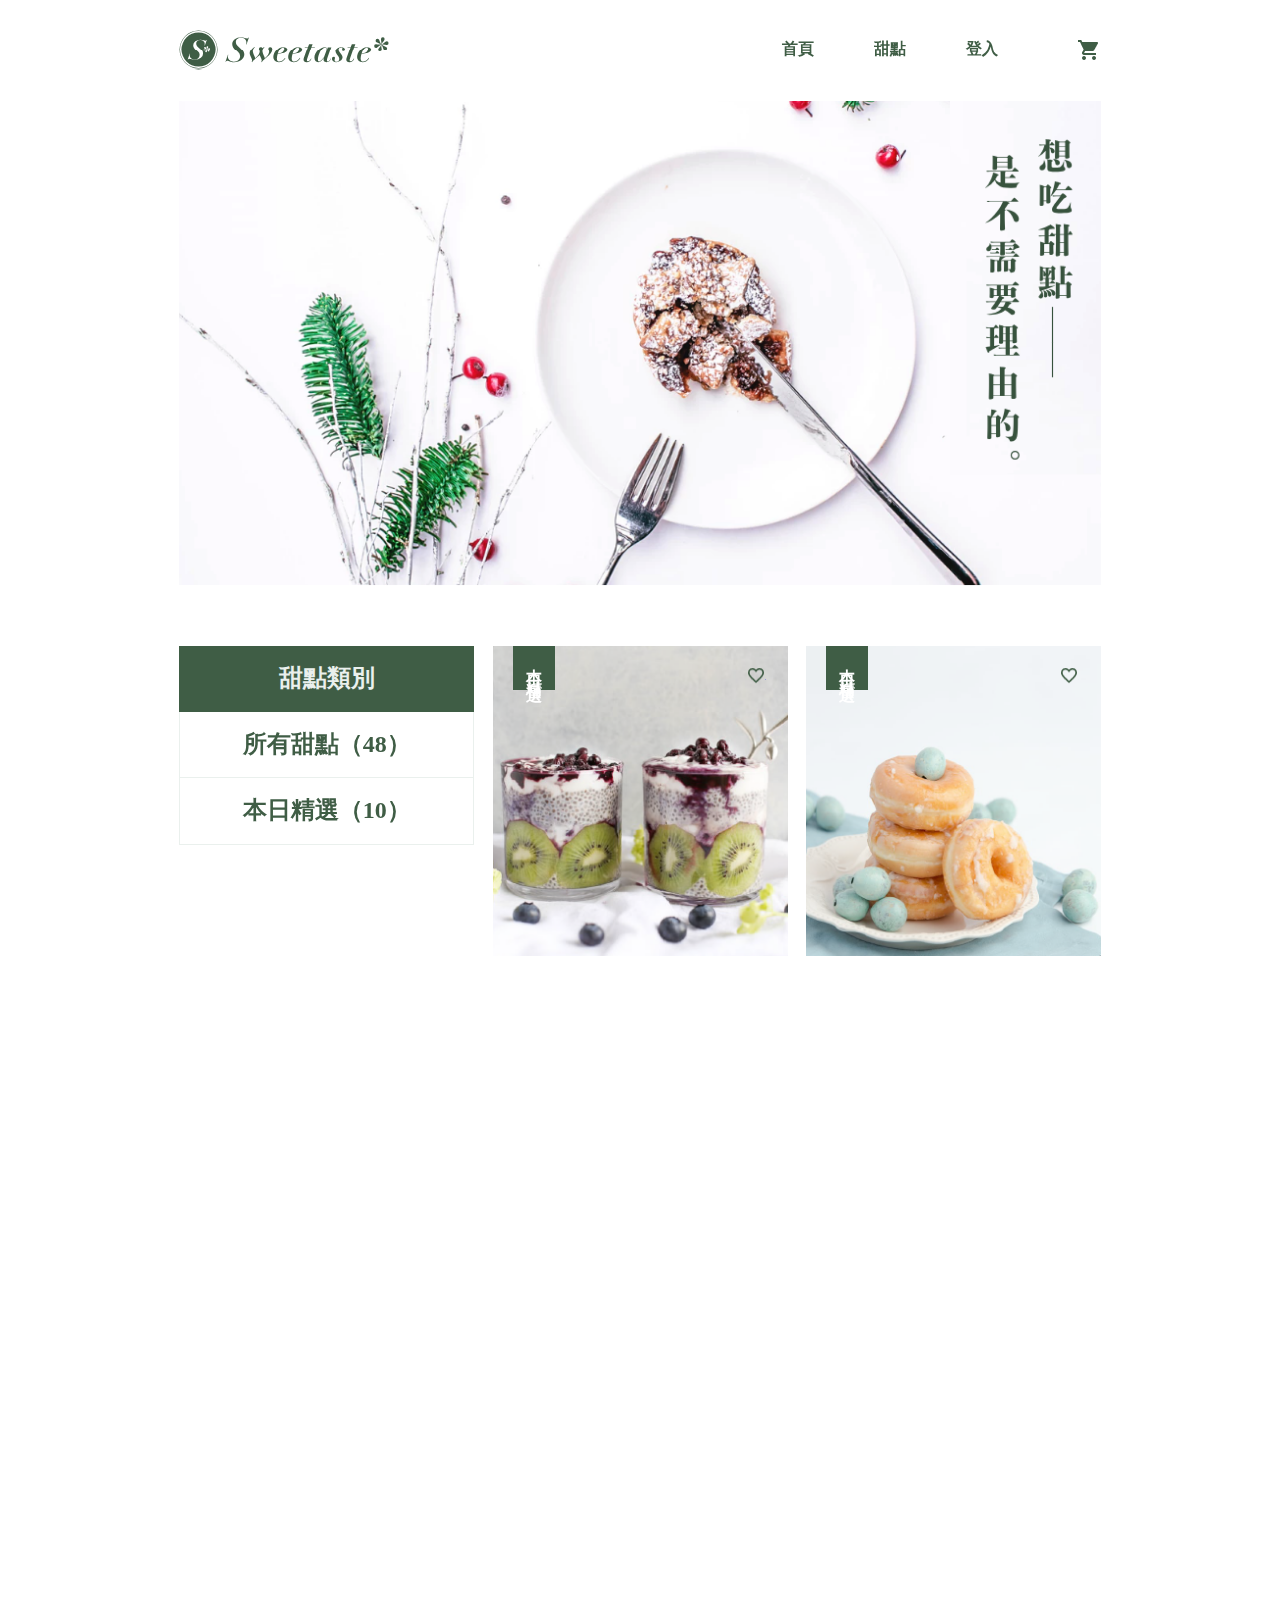
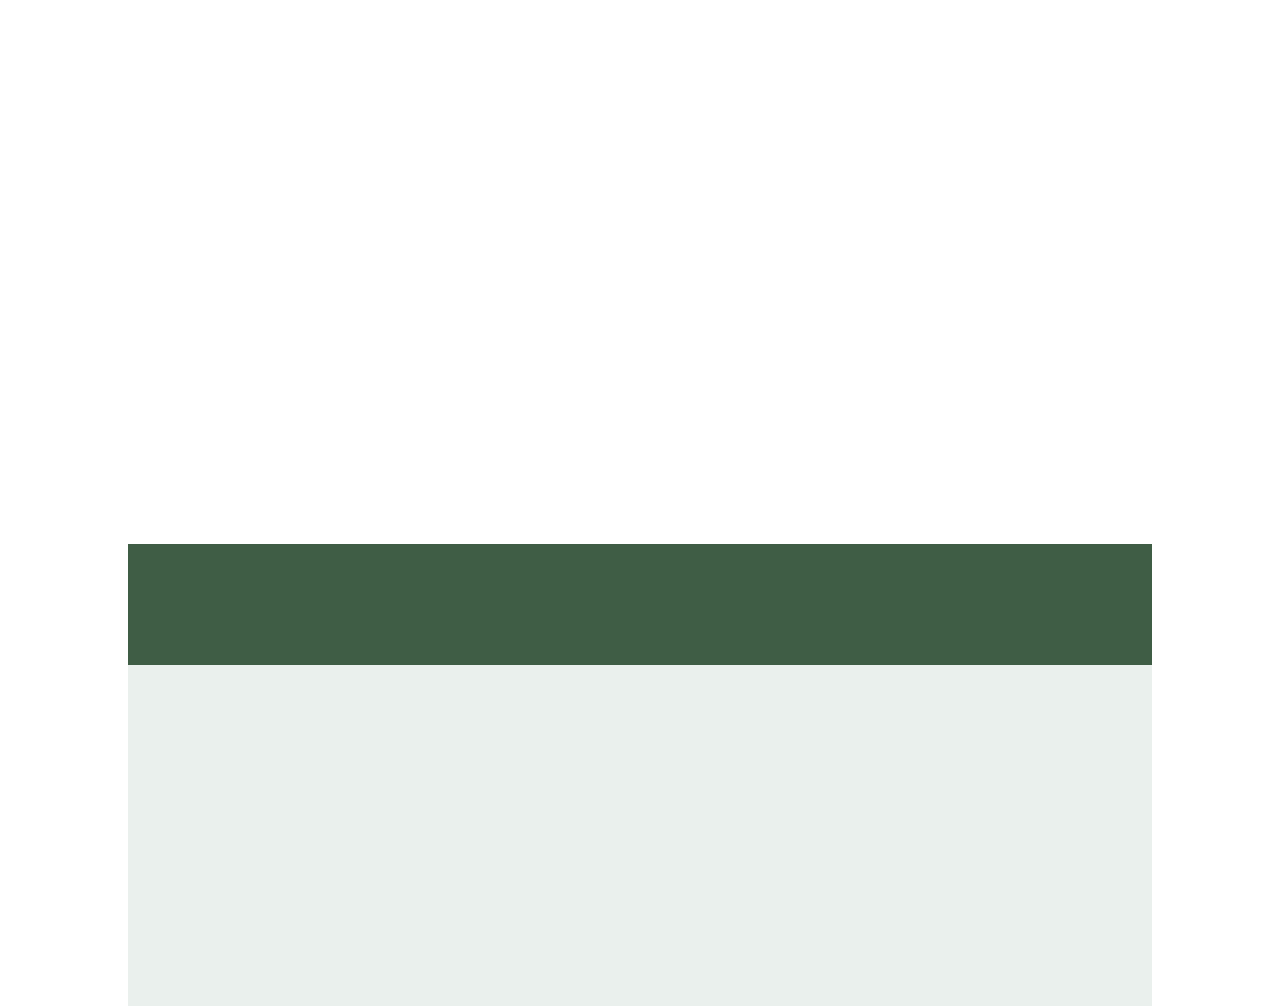
<file: index.html>
<!DOCTYPE html>
<html lang="en">
<head>
    <meta charset="UTF-8">
    <meta name="viewport" content="width=device-width, initial-scale=1.0">
    <title>index</title>
    <link rel="stylesheet" href="CSS/all.css">
    <script src="jquery-3.5.1.min.js"></script>
    <script src="all.js"></script>
</head>
<body>
  <div class="container">
    <div class="header" data-aos="zoom-in">
        <button class="burgerMenu">
            <img src="image/burgermenu.png" alt="burgerMenu">
        </button>
        <h1>
            <a href="#">Sweetaste</a>
        </h1>
        <div class="optionsCart">
            <ul class="options">
            <li><a href="#">首頁</a></li>
            <li><a href="#menu">甜點</a></li>
            <li><a href="#">登入</a></li>
            </ul>
            <a class="cart" href="page1.html">shopping_cart</a>
        </div>
    </div>
    <img class="banner" data-aos="fade-up" src="image/index_bg.png" alt="banner">
    <div class="menu" id="menu"> 
        <ul class="category">
            <li data-aos="fade-down"><h2>甜點類別</h2></li>
            <li class="border" data-aos="fade-down"><a href="#">所有甜點（48）</a></li>
            <li class="border" data-aos="fade-down"><a href="#">本日精選（10）</a></li>
            <li class="border" data-aos="fade-down"><a href="#">人氣推薦（26）</a></li>
            <li class="border" data-aos="fade-down"><a href="#">新品上市（12）</a></li>
        </ul>
        <ul class="dessert">
            <li>
                <img data-aos="fade-down" src="image/index_product1.png" alt="p1">
                <div class="name_money" data-aos="fade-down">
                    <h2>焦糖馬卡龍</h2>
                    <p>NT$ 450</p>
                </div>
                <a data-aos="fade-down" class="add_cart" href="#">加入購物車</a>
                <p data-aos="fade-down" class="special">本日精選</p>
                <a data-aos="fade-down" class="like" href="#">like</a>
            </li>
            <li>
                <img data-aos="fade-down" src="image/index_product2.png" alt="p2">
                <div class="name_money" data-aos="fade-down">
                    <h2>焦糖馬卡龍</h2>
                    <p>NT$ 450</p>
                </div>
                <a data-aos="fade-down" class="add_cart" href="#">加入購物車</a>
                <p data-aos="fade-down" class="special">本日精選</p>
                <a data-aos="fade-down" class="like" href="#">like</a>
            </li>
            <li>
                <img data-aos="fade-down" src="image/index_product3.png" alt="p3">
                <div class="name_money" data-aos="fade-down">
                    <h2>焦糖馬卡龍</h2>
                    <p>NT$ 450</p>
                </div>
                <a data-aos="fade-down" class="add_cart" href="#">加入購物車</a>
                <p data-aos="fade-down" class="special">本日精選</p>
                <a data-aos="fade-down" class="like" href="#">like</a>
            </li>
            <li>
                <img data-aos="fade-down" src="image/index_product4.png" alt="p4">
                <div class="name_money" data-aos="fade-down">
                    <h2>焦糖馬卡龍</h2>
                    <p>NT$ 450</p>
                </div>
                <a data-aos="fade-down" class="add_cart" href="#">加入購物車</a>
                <p data-aos="fade-down" class="special">本日精選</p>
                <a data-aos="fade-down" class="like" href="#">like</a>
            </li>
            <li>
                <img data-aos="fade-down" src="image/index_product5.png" alt="p5">
                <div class="name_money" data-aos="fade-down">
                    <h2>焦糖馬卡龍</h2>
                    <p>NT$ 450</p>
                </div>
                <a data-aos="fade-down" class="add_cart" href="#">加入購物車</a>
                <p data-aos="fade-down" class="special">本日精選</p>
                <a data-aos="fade-down" class="like" href="#">like</a>
            </li>
            <li>
                <img data-aos="fade-down" src="image/index_product6.png" alt="p6">
                <div class="name_money" data-aos="fade-down">
                    <h2>焦糖馬卡龍</h2>
                    <p>NT$ 450</p>
                </div>
                <a data-aos="fade-down" class="add_cart" href="#">加入購物車</a>
                <p data-aos="fade-down" class="special">本日精選</p>
                <a data-aos="fade-down" class="like" href="#">like</a>
            </li>
        </ul>
    </div>
    <ul class="page" data-aos="zoom-in">
        <li class="border_full"><a class="arrow" href="#"><img src="image/arrow_left.png" alt=""></a></li>
        <li class="border_half"><a class="page_number" href="#">1</a></li>
        <li class="border_full"><a class="page_number" href="#">2</a></li>
        <li class="border_half"><a class="page_number" href="#">3</a></li>
        <li class="border_full"><a class="arrow" href="#"><img src="image/arrow_right.png" alt=""></a></li>
    </ul>
    <!-- footer -->
    <div class="footer" >
        <div class="footerDark">
            <div class="LogoandText" data-aos="zoom-out">
                <img class="logo_light" src="image/logo-light.svg" alt="logo_light">
                <p>訂閱你我的甜蜜郵件</p>
            </div>
                <form action="#" class="mail_part" data-aos="zoom-out">
                    <img class="mail_logo" src="image/index_mail.png" alt="mail_logo">
                    <input class="mail" type="text" name="mail">
                    <button>
                        <img src="image/index_arrow.png" alt="arrow">
                    </button>
                </form>
        </div>
        <div class="footerLight">
            <div class="information" data-aos="zoom-out">
                <img src="image/logotype-sm-dark.svg" alt="logo-all-dark">
                <p>07-1234-5678</p>
                <p>sweetaste@email.com</p>
                <p>800 高雄市新興區幸福路 520 號</p>
                <ul class="icon">
                    <li><a class="line" href="#">line</a></li>
                    <li><a class="fb" href="#">fb</a></li>
                </ul>
            </div>
            <div class="text" data-aos="zoom-out" data-aos-offset="10">
                <h2>今天是個—<br>吃甜點的好日子。</h2>
                <p>© 2018 Sweetaste* All Rights Reserved</p>
            </div>
        </div>
    </div>
  </div>
  <!-- AOS -->
  <link rel="stylesheet" href="https://unpkg.com/aos@next/dist/aos.css" />
<script src="https://unpkg.com/aos@next/dist/aos.js"></script>
<script>
 AOS.init({
  // Global settings:
  disable: false, // accepts following values: 'phone', 'tablet', 'mobile', boolean, expression or function
  startEvent: 'DOMContentLoaded', // name of the event dispatched on the document, that AOS should initialize on
  initClassName: 'aos-init', // class applied after initialization
  animatedClassName: 'aos-animate', // class applied on animation
  useClassNames: false, // if true, will add content of `data-aos` as classes on scroll
  disableMutationObserver: false, // disables automatic mutations' detections (advanced)
  debounceDelay: 50, // the delay on debounce used while resizing window (advanced)
  throttleDelay: 99, // the delay on throttle used while scrolling the page (advanced)
  

  // Settings that can be overridden on per-element basis, by `data-aos-*` attributes:
  offset: 80, // offset (in px) from the original trigger point
  delay: 100, // values from 0 to 3000, with step 50ms
  duration: 600, // values from 0 to 3000, with step 50ms
  easing: 'ease', // default easing for AOS animations
  once: true, // whether animation should happen only once - while scrolling down
  mirror: false, // whether elements should animate out while scrolling past them
  anchorPlacement: 'top-bottom', // defines which position of the element regarding to window should trigger the animation

});
</script>
</body>
</html>
</file>
<file: CSS/all.css>
/* http://meyerweb.com/eric/tools/css/reset/ 
   v2.0 | 20110126
   License: none (public domain)
*/
html, body, div, span, applet, object, iframe,
h1, h2, h3, h4, h5, h6, p, blockquote, pre,
a, abbr, acronym, address, big, cite, code,
del, dfn, em, img, ins, kbd, q, s, samp,
small, strike, strong, sub, sup, tt, var,
b, u, i, center,
dl, dt, dd, ol, ul, li,
fieldset, form, label, legend,
table, caption, tbody, tfoot, thead, tr, th, td,
article, aside, canvas, details, embed,
figure, figcaption, footer, header, hgroup,
menu, nav, output, ruby, section, summary,
time, mark, audio, video {
  margin: 0;
  padding: 0;
  border: 0;
  font-size: 100%;
  font: inherit;
  vertical-align: baseline;
}

/* HTML5 display-role reset for older browsers */
article, aside, details, figcaption, figure,
footer, header, hgroup, menu, nav, section {
  display: block;
}

body {
  line-height: 1;
}

ol, ul {
  list-style: none;
}

blockquote, q {
  quotes: none;
}

blockquote:before, blockquote:after,
q:before, q:after {
  content: "";
  content: none;
}

table {
  border-collapse: collapse;
  border-spacing: 0;
}

img {
  max-width: 100%;
  height: auto;
}

*, *:before, *:after {
  box-sizing: border-box;
}

.container {
  max-width: 1024px;
  padding-top: 30px;
  margin: 0 auto;
  font-family: Microsoft JhengHei;
}
@media (max-width: 768px) {
  .container {
    width: 100%;
  }
}

.header {
  margin: 0 auto;
  width: 90%;
  display: flex;
  justify-content: space-between;
  align-items: center;
  padding-bottom: 30px;
  position: relative;
}
@media (max-width: 768px) {
  .header {
    justify-content: space-around;
    width: 100%;
  }
}
.header h1 a {
  display: block;
  width: 210px;
  height: 40px;
  background-image: url("../image/logo-all-dark.svg");
  text-indent: 101%;
  overflow: hidden;
  word-spacing: nowrap;
}
@media (max-width: 768px) {
  .header h1 a {
    width: 114px;
    height: 18px;
    background-image: url("../image/logotype-sm-dark.svg");
    background-repeat: no-repeat;
  }
}
.header .optionsCart {
  display: flex;
}
.header .optionsCart .cart {
  background-image: url("../image/shopping_cart.png");
  display: block;
  width: 24px;
  height: 24px;
  text-indent: 101%;
  overflow: hidden;
  word-spacing: nowrap;
  margin-left: 79px;
}
@media (max-width: 768px) {
  .header .optionsCart .cart {
    margin-left: 0px;
  }
}
.header .optionsCart .active {
  max-height: 125px;
}
.header .options {
  display: flex;
}
@media (max-width: 768px) {
  .header .options {
    position: absolute;
    z-index: 30;
    left: 0;
    top: 100%;
    width: 100%;
    transition: all 0.8s;
    overflow: hidden;
    background: white;
    flex-direction: column;
    max-height: 0px;
  }
}
.header .options li a {
  color: #3F5D45;
  text-decoration: none;
  font-size: 16px;
  line-height: 22.4px;
  text-align: left;
  font-weight: bold;
  margin-left: 60px;
}
@media (max-width: 768px) {
  .header .options li a {
    display: block;
    font-size: 18px;
    text-align: center;
    padding: 10px 0px;
    margin-left: 0px;
  }
}
.header .options li a:hover {
  background-color: #EAF0ED;
}
.header .burgerMenu {
  display: none;
  border: none;
  background: transparent;
  cursor: pointer;
}
@media (max-width: 768px) {
  .header .burgerMenu {
    display: inline;
  }
}

.footer .footerDark {
  display: flex;
  justify-content: space-between;
  flex-wrap: wrap;
  align-items: center;
  background-color: #3F5D45;
  padding: 30px 6%;
}
@media (max-width: 768px) {
  .footer .footerDark {
    flex-direction: column;
  }
}
.footer .footerDark .LogoandText {
  display: flex;
  justify-content: flex-start;
  align-items: center;
}
.footer .footerDark .LogoandText .logo_light {
  width: 40px;
  margin-right: 20px;
}
.footer .footerDark .LogoandText p {
  font-size: 24px;
  line-height: 33.6px;
  color: #EAF0ED;
}
.footer .footerDark .mail_part {
  display: flex;
  min-width: 380px;
}
@media (max-width: 768px) {
  .footer .footerDark .mail_part {
    margin-top: 30px;
    min-width: 315px;
  }
}
.footer .footerDark .mail_part .mail_logo {
  display: block;
  padding: 16px 20px;
  border: 1px solid transparent;
  background-color: white;
}
.footer .footerDark .mail_part .mail {
  border: 1px solid transparent;
  outline: none;
  width: 100%;
}
.footer .footerDark .mail_part button {
  padding: 20px 24px;
  background-color: #FFE180;
  border: 1px solid transparent;
  cursor: pointer;
}
.footer .footerDark .mail_part button:hover {
  background-color: gold;
}
.footer .footerLight {
  background-color: #EAF0ED;
  padding: 30px 6%;
  display: flex;
  justify-content: space-between;
}
@media (max-width: 768px) {
  .footer .footerLight {
    flex-direction: column;
  }
}
.footer .footerLight .information img {
  display: block;
  width: 171px;
  margin-top: 10px;
  margin-bottom: 115px;
}
@media (max-width: 768px) {
  .footer .footerLight .information img {
    margin-bottom: 40px;
  }
}
.footer .footerLight .information p {
  font-size: 16px;
  line-height: 22.4px;
  color: #3F5D45;
}
.footer .footerLight .information .icon {
  display: flex;
  margin-top: 30px;
}
@media (max-width: 768px) {
  .footer .footerLight .information .icon {
    margin-top: 37px;
  }
}
.footer .footerLight .information .icon .line {
  background-image: url("../image/ic-line@.svg");
  text-indent: 101%;
  overflow: hidden;
  word-spacing: nowrap;
  display: block;
  width: 32px;
  height: 32px;
  margin-right: 8px;
}
.footer .footerLight .information .icon .fb {
  background-image: url("../image/ic-facebook.svg");
  text-indent: 101%;
  overflow: hidden;
  word-spacing: nowrap;
  display: block;
  width: 32px;
  height: 32px;
}
.footer .footerLight .text {
  display: flex;
  flex-direction: column;
  justify-content: space-between;
  color: #3F5D45;
}
@media (max-width: 768px) {
  .footer .footerLight .text {
    margin-top: 23px;
  }
}
.footer .footerLight .text h2 {
  writing-mode: vertical-rl;
  font-size: 24px;
  letter-spacing: 6px;
  line-height: 33.6px;
  font-weight: bolder;
  font-family: PMingLiU;
  text-indent: -10px;
  margin-top: 10px;
}
@media (max-width: 768px) {
  .footer .footerLight .text h2 {
    display: none;
  }
}
.footer .footerLight .text p {
  font-size: 16px;
}

.banner {
  display: block;
  width: 90%;
  margin: 0 auto 60px auto;
}
@media (max-width: 768px) {
  .banner {
    margin-bottom: 0px;
    width: 100%;
  }
}

.menu {
  display: flex;
  justify-content: space-between;
  flex-wrap: wrap;
  width: 90%;
  margin: 0 auto;
}
@media (max-width: 768px) {
  .menu {
    width: 100%;
  }
}
.menu .category {
  width: 32%;
  font-size: 24px;
  line-height: 33.6px;
  font-weight: bold;
}
@media (max-width: 768px) {
  .menu .category {
    width: 100%;
    margin-bottom: 30px;
  }
}
.menu .category h2 {
  padding: 16px 0px;
  background-color: #3F5D45;
  color: #EAF0ED;
  text-align: center;
}
.menu .category .border {
  border-right: 1px solid #EAF0ED;
  border-left: 1px solid #EAF0ED;
  border-bottom: 1px solid #EAF0ED;
}
.menu .category a {
  display: block;
  text-align: center;
  text-decoration: none;
  padding: 16px 0px;
  color: #3F5D45;
}
.menu .category a:hover {
  background-color: #EAF0ED;
}
.menu .dessert {
  display: flex;
  justify-content: space-between;
  flex-wrap: wrap;
  width: 66%;
}
@media (max-width: 768px) {
  .menu .dessert {
    width: 100%;
    justify-content: center;
  }
}
.menu .dessert li {
  width: 48.5%;
  margin-bottom: 20px;
  position: relative;
}
@media (max-width: 768px) {
  .menu .dessert li {
    width: 85%;
    margin-bottom: 30px;
  }
}
@media (max-width: 768px) {
  .menu .dessert li img {
    width: 100%;
  }
}
.menu .dessert .name_money {
  display: flex;
  align-items: center;
  color: #3F5D45;
  font-size: 20px;
  font-weight: bold;
  line-height: 28px;
  border-left: 1px solid #EAF0ED;
  border-right: 1px solid #EAF0ED;
}
.menu .dessert .name_money h2 {
  padding: 14px 33px;
  border-right: 1px solid #EAF0ED;
  font-weight: initial;
  text-align: center;
  width: 60%;
}
.menu .dessert .name_money p {
  text-align: center;
  width: 40%;
}
.menu .dessert .add_cart {
  display: block;
  background-color: #EAF0ED;
  border: 1px solid #EAF0ED;
  text-decoration: none;
  font-size: 24px;
  color: #3F5D45;
  font-weight: bold;
  text-align: center;
  line-height: 33.6px;
  padding: 16px 0px;
}
.menu .dessert .add_cart:hover {
  background-color: #3F5D45;
  color: #EAF0ED;
}
.menu .dessert .special {
  position: absolute;
  padding: 10px;
  top: 0;
  left: 20px;
  font-size: 16px;
  background-color: #3F5D45;
  color: white;
  line-height: 22.4px;
  letter-spacing: 6px;
  font-weight: bold;
  writing-mode: vertical-rl;
}
.menu .dessert .like {
  background-image: url("../image/favorite_border.png");
  display: block;
  text-indent: 101%;
  overflow: hidden;
  word-spacing: nowrap;
  position: absolute;
  right: 22px;
  top: 19px;
  width: 20px;
  height: 18.35px;
}

.page {
  display: flex;
  justify-content: flex-end;
  width: 90%;
  margin: 0 auto 60px auto;
}
@media (max-width: 768px) {
  .page {
    justify-content: center;
    margin-bottom: 30px;
  }
}
.page .border_full {
  border: 1px solid #EAF0ED;
}
.page .border_half {
  border-top: 1px solid #EAF0ED;
  border-bottom: 1px solid #EAF0ED;
}
.page a {
  text-decoration: none;
  display: block;
  width: 60px;
  text-align: center;
  font-size: 20px;
  line-height: 28px;
  padding: 18px;
  color: #3F5D45;
}
.page .arrow:hover {
  outline: 1px solid #3F5D45;
}
.page .page_number:hover {
  color: #EAF0ED;
  background: #3F5D45;
}

.page1Content {
  width: 90%;
  max-height: 460px;
  margin: 0 auto 60px auto;
  overflow: hidden;
  position: relative;
}
@media (max-width: 768px) {
  .page1Content {
    margin-bottom: 0px;
    width: 100%;
    height: 518px;
    padding-bottom: 54px;
  }
}
.page1Content .page1BG {
  width: 100%;
  margin-top: -10%;
  position: relative;
  z-index: -1;
  overflow: hidden;
  display: block;
  object-fit: cover;
}
@media (max-width: 768px) {
  .page1Content .page1BG {
    margin-top: 0px;
    height: 100%;
  }
}
.page1Content .page1Main {
  position: absolute;
  top: 35%;
  left: 50%;
  transform: translate(-50%, -50%);
}
@media (max-width: 768px) {
  .page1Content .page1Main {
    top: 45%;
  }
}
.page1Content .page1Main .triCircle {
  display: flex;
  margin-bottom: 30px;
}
.page1Content .page1Main .triCircle .check_circle {
  display: block;
  width: 20px;
  height: 20px;
}
.page1Content .page1Main .triCircle hr {
  width: 66px;
  height: 1px;
  border: 0;
  margin: 0;
  background-color: #3F5D45;
  margin-top: 10px;
}
.page1Content .page1Main .success {
  font-size: 46px;
  text-align: center;
  color: #3F5D45;
  font-family: PMingLiU;
  font-weight: bold;
}
.page1Content .continue {
  display: block;
  text-decoration: none;
  font-size: 24px;
  width: 300px;
  padding: 15px 0px;
  background: #FFE180;
  color: #3F5D45;
  font-weight: bold;
  text-align: center;
  position: absolute;
  top: 50%;
  left: 50%;
  transform: translate(-50%, 0);
}
@media (max-width: 768px) {
  .page1Content .continue {
    position: initial;
    width: 100%;
    transform: translate(0, 0);
  }
}
.page1Content .continue:hover {
  background: gold;
}

.topDiv {
  pointer-events: none;
}
</file>
